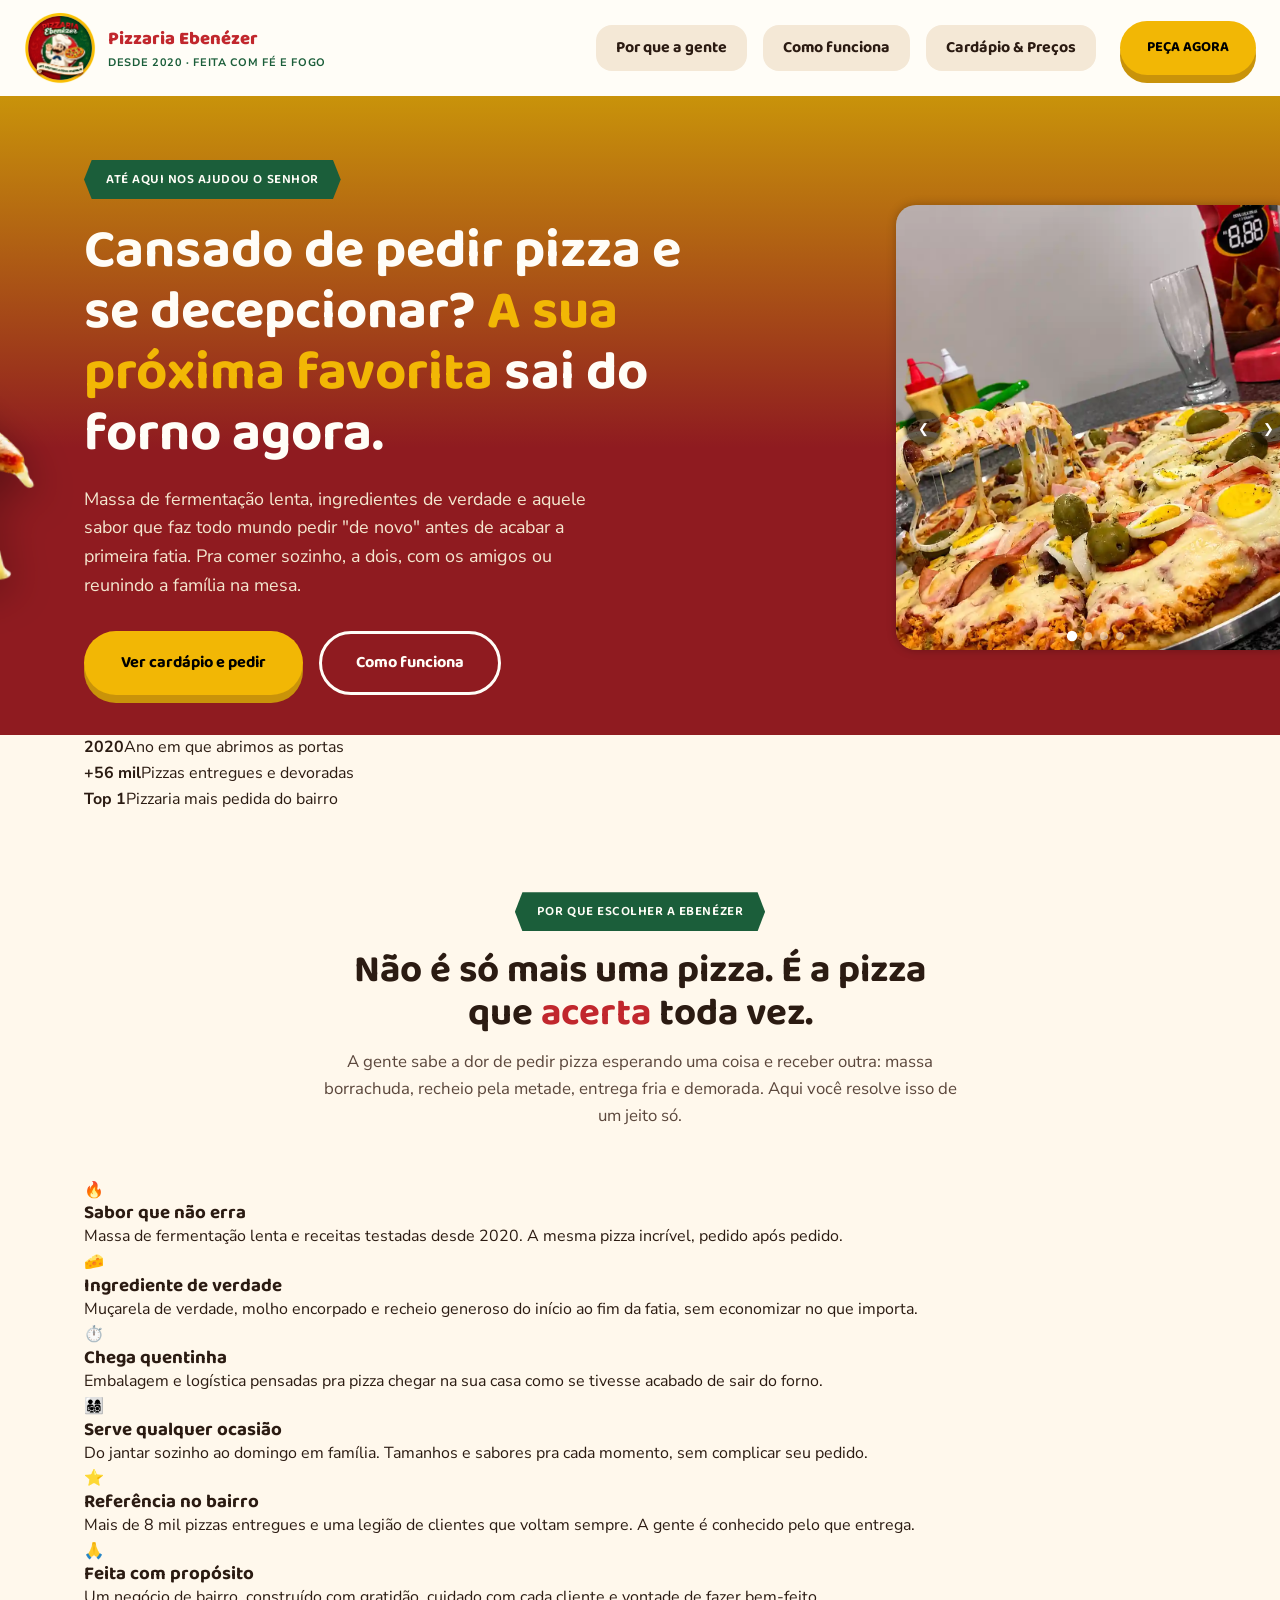
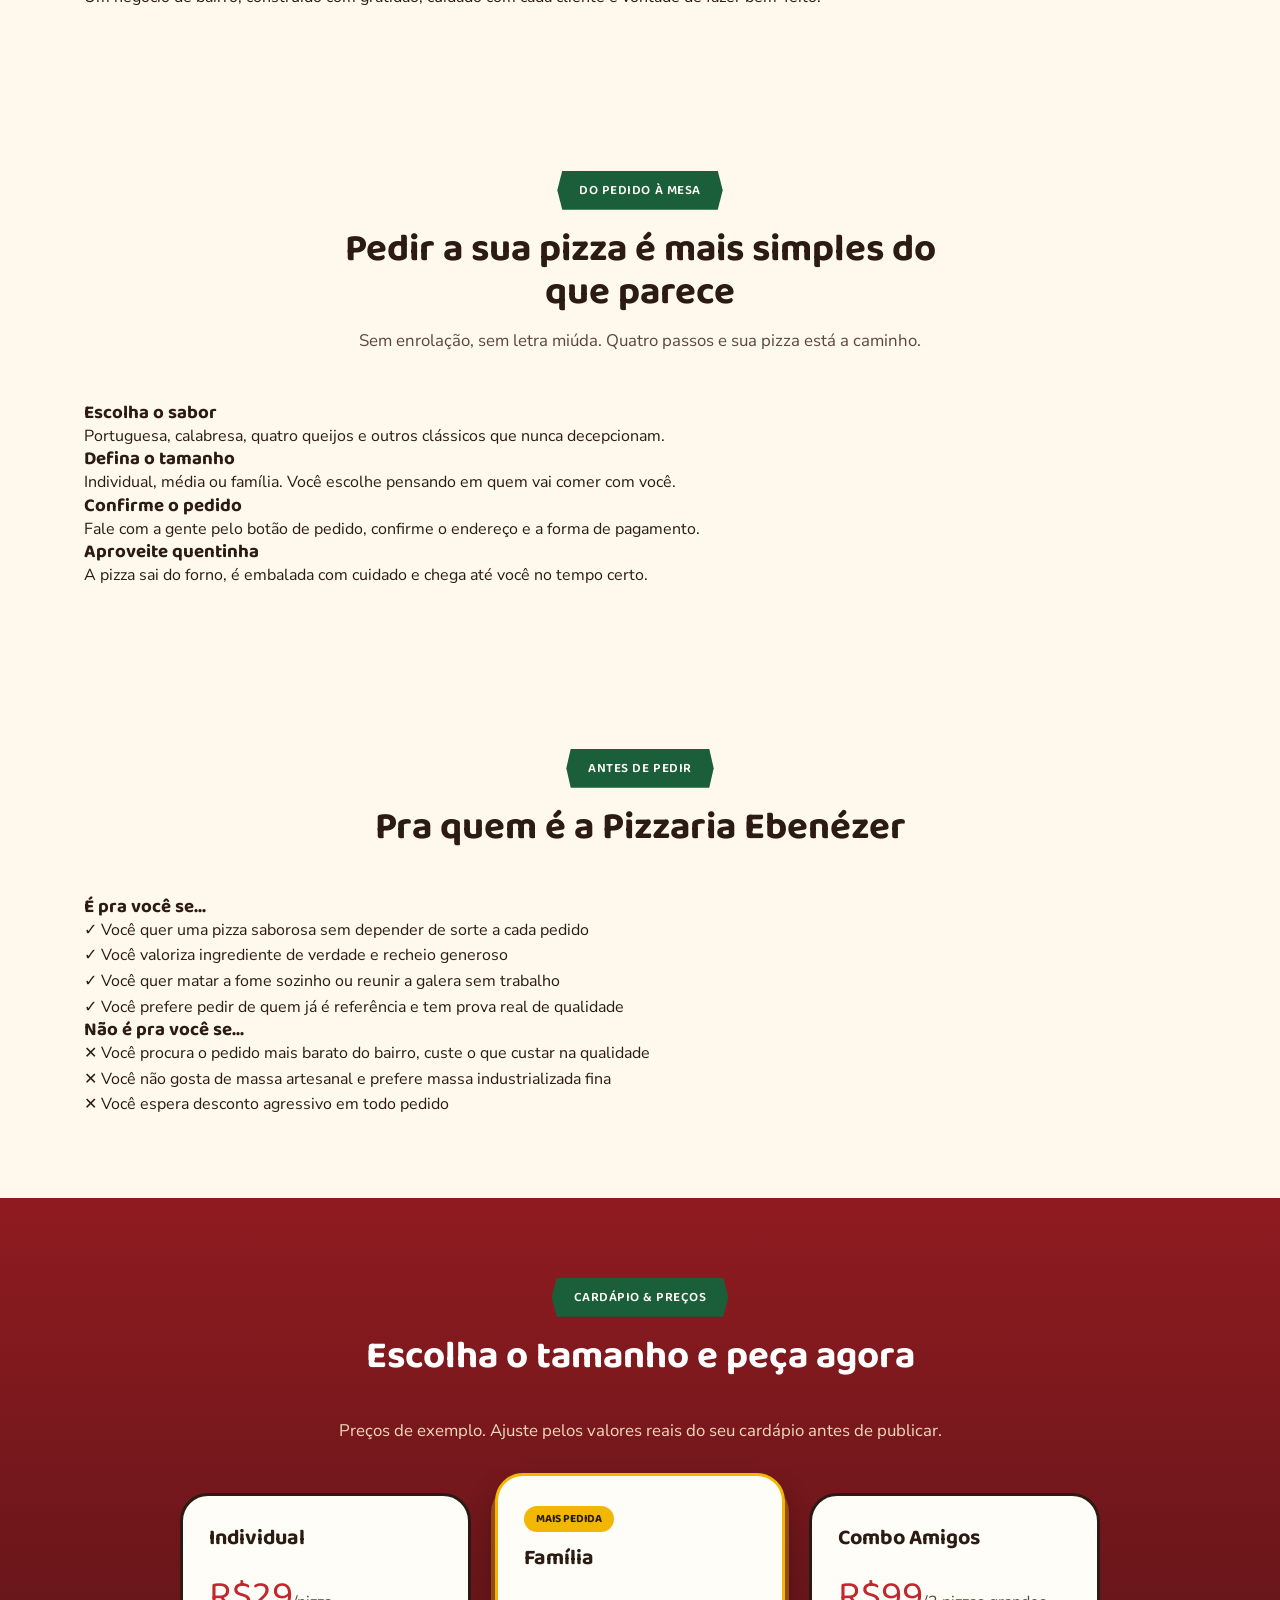
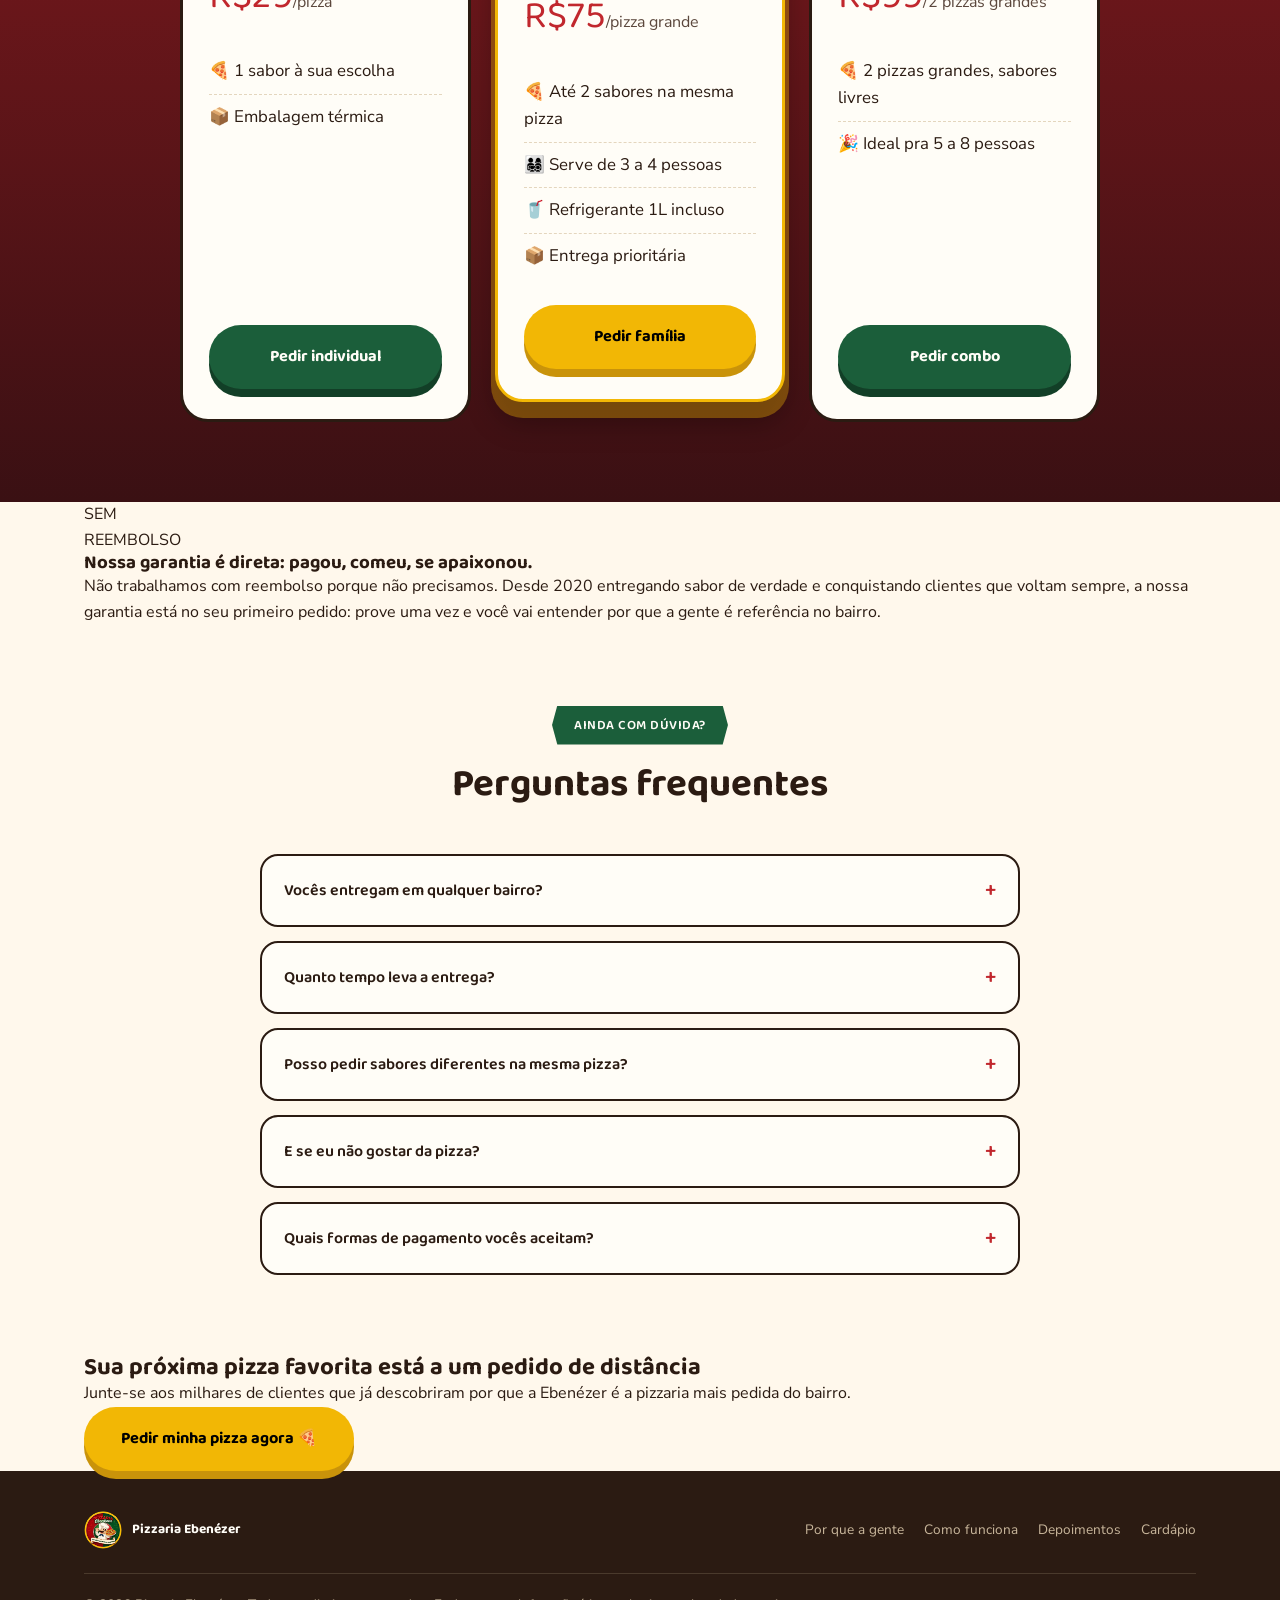
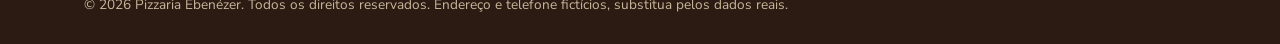
<file: pizzaria-ebenezer.html>
<!DOCTYPE html>
<html lang="pt-BR">

<head>
  <meta charset="UTF-8">
  <meta name="viewport" content="width=device-width, initial-scale=1.0">
  <title>Pizzaria Ebenézer | A pizza que vale a espera</title>
  <link rel="stylesheet" href="style.css">
  <link rel="preconnect" href="https://fonts.googleapis.com">
  <link rel="preconnect" href="https://fonts.gstatic.com" crossorigin>
  <link
    href="https://fonts.googleapis.com/css2?family=Baloo+2:wght@500;600;700;800&family=Nunito+Sans:opsz,wght@6..12,400;6..12,600;6..12,700;6..12,800&display=swap"
    rel="stylesheet">

</head>

<body>

  <!-- ================= HEADER ================= -->
  <header>
    <div class="header-conteudo">
      <div class="marca">
        <img class="logo_top" src="img/logo-ebenezer.webp" alt="Logotipo Pizzaria Ebenézer">
        <div>
          <span>Pizzaria Ebenézer</span>
          <small>DESDE 2020 · FEITA COM FÉ E FOGO</small>
        </div>
      </div>
      <nav class="menu-desktop">
        <a href="#beneficios">Por que a gente</a>
        <a href="#como-funciona">Como funciona</a>
        <a href="#oferta">Cardápio &amp; Preços</a>
      </nav>
      <a href="#oferta" class="botao botao-primario header-cta">PEÇA AGORA</a>
    </div>
  </header>

  <!-- ================= HERO ================= -->
  <section class="hero">

    <div class="container hero-grid">

      <div class="hero-texto">

        <span class="etiqueta-fita">Até aqui nos ajudou o Senhor</span>
        <div class="titulo-com-pizza">
          <img src="img/elemento_pizza.webp" class="elemento-pizza" alt="Fatia de Pizza">
          <h1>Cansado de pedir pizza e se decepcionar? <em>A sua próxima favorita</em> sai do forno agora.</h1>
        </div>

        <p class="sub">Massa de fermentação lenta, ingredientes de verdade e aquele sabor que faz todo mundo pedir "de
          novo" antes de acabar a primeira fatia. Pra comer sozinho, a dois, com os amigos ou reunindo a família na
          mesa.</p>
        <div class="hero-acoes">
          <a href="#oferta" class="botao botao-primario">Ver cardápio e pedir</a>
          <a href="#como-funciona" class="botao botao-secundario">Como funciona</a>
        </div>

      </div>
      <div class="carrossel">
        <div class="slides">
          <!-- PLACEHOLDER: substitua esta imagem pela foto real de uma pizza
             (ex: portuguesa ou quatro queijos), fotografada de cima -->
          <img src="img/carrossel_1.webp" alt="Pizza">
          <img src="img/carrossel_2.webp" alt="Pizza">
          <img src="img/carrossel_3.webp" alt="Pizza">
          <img src="img/carrossel_4.webp" alt="Pizza">
        </div>

        <div class="botões">
          <button id="left">&#10094;</button>
          <button id="right">&#10095;</button>

        </div>
        <div class="indicadores"></div>
      </div>

    </div>

  </section>

  <!-- ================= PROVA SOCIAL ================= -->
  <section class="prova-social">
    <div class="container prova-grid">
      <div><strong>2020</strong><span>Ano em que abrimos as portas</span></div>
      <div><strong>+56 mil</strong><span>Pizzas entregues e devoradas</span></div>
      <!-- <div><strong>4.9/5</strong><span>Nota média dos nossos clientes</span></div> -->
      <div><strong>Top 1</strong><span>Pizzaria mais pedida do bairro</span></div>
    </div>
  </section>

  <!-- ================= O QUE VOCÊ GANHA ================= -->
  <section class="secao" id="beneficios">
    <div class="container">
      <div class="secao-cabecalho">
        <span class="etiqueta-fita">Por que escolher a Ebenézer</span>
        <h2>Não é só mais uma pizza. É a pizza que <span class="destaque-vermelho">acerta</span> toda vez.</h2>
        <p>A gente sabe a dor de pedir pizza esperando uma coisa e receber outra: massa borrachuda, recheio pela metade,
          entrega fria e demorada. Aqui você resolve isso de um jeito só.</p>
      </div>
      <div class="beneficios">
        <div class="cartao-beneficio">
          <div class="icone-fatia">🔥</div>
          <h3>Sabor que não erra</h3>
          <p>Massa de fermentação lenta e receitas testadas desde 2020. A mesma pizza incrível, pedido após pedido.</p>
        </div>
        <div class="cartao-beneficio">
          <div class="icone-fatia">🧀</div>
          <h3>Ingrediente de verdade</h3>
          <p>Muçarela de verdade, molho encorpado e recheio generoso do início ao fim da fatia, sem economizar no que
            importa.</p>
        </div>
        <div class="cartao-beneficio">
          <div class="icone-fatia">⏱️</div>
          <h3>Chega quentinha</h3>
          <p>Embalagem e logística pensadas pra pizza chegar na sua casa como se tivesse acabado de sair do forno.</p>
        </div>
        <div class="cartao-beneficio">
          <div class="icone-fatia">👨‍👩‍👧‍👦</div>
          <h3>Serve qualquer ocasião</h3>
          <p>Do jantar sozinho ao domingo em família. Tamanhos e sabores pra cada momento, sem complicar seu pedido.</p>
        </div>
        <div class="cartao-beneficio">
          <div class="icone-fatia">⭐</div>
          <h3>Referência no bairro</h3>
          <p>Mais de 8 mil pizzas entregues e uma legião de clientes que voltam sempre. A gente é conhecido pelo que
            entrega.</p>
        </div>
        <div class="cartao-beneficio">
          <div class="icone-fatia">🙏</div>
          <h3>Feita com propósito</h3>
          <p>Um negócio de bairro, construído com gratidão, cuidado com cada cliente e vontade de fazer bem-feito.</p>
        </div>
      </div>
    </div>
  </section>

  <!-- ================= COMO FUNCIONA ================= -->
  <section class="secao como-funciona-fundo" id="como-funciona">
    <div class="container">
      <div class="secao-cabecalho">
        <span class="etiqueta-fita">Do pedido à mesa</span>
        <h2>Pedir a sua pizza é mais simples do que parece</h2>
        <p>Sem enrolação, sem letra miúda. Quatro passos e sua pizza está a caminho.</p>
      </div>
      <div class="passos">
        <div class="passo">
          <h3>Escolha o sabor</h3>
          <p>Portuguesa, calabresa, quatro queijos e outros clássicos que nunca decepcionam.</p>
        </div>
        <div class="passo">
          <h3>Defina o tamanho</h3>
          <p>Individual, média ou família. Você escolhe pensando em quem vai comer com você.</p>
        </div>
        <div class="passo">
          <h3>Confirme o pedido</h3>
          <p>Fale com a gente pelo botão de pedido, confirme o endereço e a forma de pagamento.</p>
        </div>
        <div class="passo">
          <h3>Aproveite quentinha</h3>
          <p>A pizza sai do forno, é embalada com cuidado e chega até você no tempo certo.</p>
        </div>
      </div>
    </div>
  </section>

  <!-- ================= PARA QUEM É / NÃO É ================= -->
  <section class="secao">
    <div class="container">
      <div class="secao-cabecalho">
        <span class="etiqueta-fita">Antes de pedir</span>
        <h2>Pra quem é a Pizzaria Ebenézer</h2>
      </div>
      <div class="publico-grid">
        <div class="publico-cartao sim">
          <h3>É pra você se...</h3>
          <ul>
            <li><span class="marca-item">✓</span> Você quer uma pizza saborosa sem depender de sorte a cada pedido</li>
            <li><span class="marca-item">✓</span> Você valoriza ingrediente de verdade e recheio generoso</li>
            <li><span class="marca-item">✓</span> Você quer matar a fome sozinho ou reunir a galera sem trabalho</li>
            <li><span class="marca-item">✓</span> Você prefere pedir de quem já é referência e tem prova real de
              qualidade</li>
          </ul>
        </div>
        <div class="publico-cartao nao">
          <h3>Não é pra você se...</h3>
          <ul>
            <li><span class="marca-item">✕</span> Você procura o pedido mais barato do bairro, custe o que custar na
              qualidade</li>
            <li><span class="marca-item">✕</span> Você não gosta de massa artesanal e prefere massa industrializada fina
            </li>
            <li><span class="marca-item">✕</span> Você espera desconto agressivo em todo pedido</li>
          </ul>
        </div>
      </div>
    </div>
  </section>

  <!-- ================= DEPOIMENTOS =================
<section class="secao depoimentos-fundo" id="depoimentos">
  <div class="container">
    <div class="secao-cabecalho">
      <span class="etiqueta-fita">Quem já provou</span>
      <h2>O que dizem sobre a Ebenézer</h2>
    </div>
    <div class="aviso-depoimentos">
      ⚠️ Depoimentos ilustrativos criados como exemplo de estrutura. Troque pelos depoimentos reais dos seus clientes antes de publicar a página.
    </div>
    <div class="depoimentos-grid">
      <div class="cartao-depoimento">
        <div class="estrelas">★★★★★</div>
        <p class="fala">"Pedi calabresa achando que seria mais uma pizza qualquer. Foi a melhor que já comi na região, sem exagero."</p>
        <div class="autor">
          <div class="avatar-iniciais">RM</div>
          <div><strong>Renata M.</strong><small>Cliente desde 2022 (exemplo)</small></div>
        </div>
      </div>
      <div class="cartao-depoimento">
        <div class="estrelas">★★★★★</div>
        <p class="fala">"Chegou quentinha, no prazo, e o recheio vai até a borda mesmo. Virou o pedido oficial da minha família aos domingos."</p>
        <div class="autor">
          <div class="avatar-iniciais">JC</div>
          <div><strong>João C.</strong><small>Cliente desde 2021 (exemplo)</small></div>
        </div>
      </div>
      <div class="cartao-depoimento">
        <div class="estrelas">★★★★★</div>
        <p class="fala">"Já testei várias pizzarias daqui. A Ebenézer é a única que eu confio de olhos fechados pra pedir sem medo."</p>
        <div class="autor">
          <div class="avatar-iniciais">TS</div>
          <div><strong>Tainá S.</strong><small>Cliente desde 2023 (exemplo)</small></div>
        </div>
      </div>
    </div>
  </div>
</section> -->

  <!-- ================= OFERTA ================= -->
  <section class="oferta" id="oferta">
    <div class="container">
      <div class="secao-cabecalho">
        <span class="etiqueta-fita">Cardápio &amp; preços</span>
        <h2 class="Escolha_o_tamanho">Escolha o tamanho e peça agora</h2>
        <p>Preços de exemplo. Ajuste pelos valores reais do seu cardápio antes de publicar.</p>
      </div>
      <div class="planos">
        <div class="plano">
          <h3>Individual</h3>
          <div class="preco">R$29<small>/pizza</small></div>
          <ul>
            <li>🍕 1 sabor à sua escolha</li>
            <!-- <li>🥤 Ideal pra 1 pessoa</li> -->
            <li>📦 Embalagem térmica</li>
          </ul>
          <a href="https://wa.me/5571999999999?text=Quero%20pedir%20uma%20pizza%20individual"
            class="botao botao-escuro botao-bloco">Pedir individual</a>
        </div>
        <div class="plano destaque">
          <span class="rotulo-popular">Mais pedida</span>
          <h3>Família</h3>
          <div class="preco">R$75<small>/pizza grande</small></div>
          <ul>
            <li>🍕 Até 2 sabores na mesma pizza</li>
            <li>👨‍👩‍👧‍👦 Serve de 3 a 4 pessoas</li>
            <li>🥤 Refrigerante 1L incluso</li>
            <li>📦 Entrega prioritária</li>
          </ul>
          <a href="https://wa.me/5571999999999?text=Quero%20pedir%20uma%20pizza%20fam%C3%ADlia"
            class="botao botao-primario botao-bloco">Pedir família</a>
        </div>
        <div class="plano">
          <h3>Combo Amigos</h3>
          <div class="preco">R$99<small>/2 pizzas grandes</small></div>
          <ul>
            <li>🍕 2 pizzas grandes, sabores livres</li>
            <li>🎉 Ideal pra 5 a 8 pessoas</li>
            <!-- <li>🥤 2 refrigerantes 1L inclusos</li> -->
          </ul>
          <a href="https://wa.me/5571999999999?text=Quero%20pedir%20o%20combo%20amigos"
            class="botao botao-escuro botao-bloco">Pedir combo</a>
        </div>
      </div>
    </div>
  </section>

  <!-- ================= GARANTIA ================= -->
  <section class="garantia">
    <div class="container">
      <div class="garantia-caixa">
        <div class="selo-garantia">SEM<br>REEMBOLSO</div>
        <div>
          <h3>Nossa garantia é direta: pagou, comeu, se apaixonou.</h3>
          <p>Não trabalhamos com reembolso porque não precisamos. Desde 2020 entregando sabor de verdade e conquistando
            clientes que voltam sempre, a nossa garantia está no seu primeiro pedido: prove uma vez e você vai entender
            por que a gente é referência no bairro.</p>
        </div>
      </div>
    </div>
  </section>

  <!-- ================= FAQ ================= -->
  <section class="secao">
    <div class="container">
      <div class="secao-cabecalho">
        <span class="etiqueta-fita">Ainda com dúvida?</span>
        <h2>Perguntas frequentes</h2>
      </div>
      <div class="faq-lista" id="faq-lista">
        <div class="faq-item">
          <button class="faq-pergunta" aria-expanded="false">
            Vocês entregam em qualquer bairro?
            <span class="sinal">+</span>
          </button>
          <div class="faq-resposta">
            <p>Atendemos a região próxima à pizzaria. Ao chamar no botão de pedido, confirme seu endereço e a equipe
              informa se sua área está coberta.</p>
          </div>
        </div>
        <div class="faq-item">
          <button class="faq-pergunta" aria-expanded="false">
            Quanto tempo leva a entrega?
            <span class="sinal">+</span>
          </button>
          <div class="faq-resposta">
            <p>O prazo varia conforme o movimento e a distância, mas nossa logística é pensada pra pizza chegar
              quentinha e no menor tempo possível.</p>
          </div>
        </div>
        <div class="faq-item">
          <button class="faq-pergunta" aria-expanded="false">
            Posso pedir sabores diferentes na mesma pizza?
            <span class="sinal">+</span>
          </button>
          <div class="faq-resposta">
            <p>Sim, nos tamanhos família e combo você pode dividir a pizza em até 2 sabores, sem custo adicional.</p>
          </div>
        </div>
        <div class="faq-item">
          <button class="faq-pergunta" aria-expanded="false">
            E se eu não gostar da pizza?
            <span class="sinal">+</span>
          </button>
          <div class="faq-resposta">
            <p>Trabalhamos sem política de reembolso. Nossa garantia está na qualidade consistente que construímos desde
              2020 e nos milhares de clientes satisfeitos que voltam sempre.</p>
          </div>
        </div>
        <div class="faq-item">
          <button class="faq-pergunta" aria-expanded="false">
            Quais formas de pagamento vocês aceitam?
            <span class="sinal">+</span>
          </button>
          <div class="faq-resposta">
            <p>Pix, cartão na entrega e dinheiro. Confirme a forma de pagamento no momento do pedido pelo botão de
              contato.</p>
          </div>
        </div>
      </div>
    </div>
  </section>

  <!-- ================= CTA FINAL ================= -->
  <section class="cta-final">
    <div class="container">
      <h2>Sua próxima pizza favorita está a um pedido de distância</h2>
      <p>Junte-se aos milhares de clientes que já descobriram por que a Ebenézer é a pizzaria mais pedida do bairro.</p>
      <a href="https://wa.me/5573981107230?text=Olá!%20Quero%20ver%20o%20cardápio%20e%20fazer%20um%20pedido.%20📋🍕" class="botao botao-primario target="_blank"" >Pedir minha
        pizza agora 🍕</a>
    </div>
  </section>

  <!-- ================= FOOTER ================= -->
  <footer>
    <div class="container">
      <div class="footer-topo">
        <div class="footer-marca">
          <img src="img/logo-ebenezer.webp" alt="Logotipo Pizzaria Ebenézer">
          <strong>Pizzaria Ebenézer</strong>
        </div>
        <nav>
          <a href="#beneficios">Por que a gente</a>
          <a href="#como-funciona">Como funciona</a>
          <a href="#depoimentos">Depoimentos</a>
          <a href="#oferta">Cardápio</a>
        </nav>
      </div>
      <p>© 2026 Pizzaria Ebenézer. Todos os direitos reservados. Endereço e telefone fictícios, substitua pelos dados
        reais.</p>
    </div>
  </footer>

  <script src="script.js"></script>

</body>

</html>
</file>
<file: style.css>
/* ============================================================
     PIZZARIA EBENÉZER — conceito "Fornalha de Bairro"
     Paleta tirada do logo (vermelho molho, verde manjericão, dourado
     crosta) + fita/ribbon do logo reaproveitada como selo de seção.
     ============================================================ */

/* Reset */
* {
    padding: 0;
    margin: 0;
    box-sizing: border-box;
}

:root{
    --vermelho-molho:#C1272D;
    --vermelho-molho-escuro:#8F1B20;
    --vermelho-noite:#3A1013;
    --verde-manjericao:#1B5E3A;
    --verde-manjericao-escuro:#123F27;
    --dourado-crosta:#F2B705;
    --dourado-crosta-escuro:#C9930A;
    --creme-massa:#FFF8EC;
    --branco-muçarela:#FFFDF7;
    --carvao:#2B1B12;
    --carvao-suave:#5B473C;

    --fonte-titulo:'Baloo 2', system-ui, sans-serif;
    --fonte-texto:'Nunito Sans', system-ui, sans-serif;

    --raio-grande: 28px;
    --raio-medio: 18px;
    --sombra-card: 0 14px 32px rgba(43,27,18,0.12);

    /* Cores que trocam com o tema (claro por padrão) */
    color-scheme: light;
    --cor-fundo: var(--creme-massa);
    --cor-texto: var(--carvao);
    --cor-texto-suave: var(--carvao-suave);
    --cor-header-bg: var(--branco-muçarela);
    --cor-card-bg: var(--branco-muçarela);
    --cor-card-borda: var(--carvao);
    --cor-card-borda-suave: #E4D6BE;
    --cor-chip-bg: #F4E8D6;
    --cor-chip-bg-hover: #EFE0C9;
}

html[data-tema="escuro"]{
    color-scheme: dark;
    --cor-fundo:#1B140E;
    --cor-texto:#F1E4CC;
    --cor-texto-suave:#C9B79C;
    --cor-header-bg:#241B13;
    --cor-card-bg:#2B2018;
    --cor-card-borda:#4A3A2C;
    --cor-card-borda-suave:#4A3A2C;
    --cor-chip-bg:#3A2C1F;
    --cor-chip-bg-hover:#4A3A2C;
}

*{ box-sizing:border-box; margin:0; padding:0; }
html{ scroll-behavior:smooth; }
body{
    font-family:var(--fonte-texto);
    color:var(--cor-texto);
    background:var(--cor-fundo);
    line-height:1.6;
    overflow-x:hidden;
}
img{ max-width:100%; display:block; }
a{ color:inherit; text-decoration:none; }
ul{ list-style:none; }
section{ position:relative; }

.container{
    width:100%;
    max-width:1160px;
    margin:0 auto;
    padding:0 24px;
}
h1,h2,h3,h4{
    font-family:var(--fonte-titulo);
    font-weight:700;
    line-height:1.12;
    color:var(--cor-texto);
}
.destaque-verde{ color:var(--verde-manjericao); }
.destaque-vermelho{ color:var(--vermelho-molho); }

@media (prefers-reduced-motion: reduce){
    *{
      transition-duration: 0.001ms !important;
      /* ... */
    }
}

:focus-visible{
    outline:3px solid var(--dourado-crosta-escuro);
    outline-offset:3px;
}

/* ---------- Faixa/etiqueta em formato de fita ---------- */
.etiqueta-fita{
    display:inline-flex;
    align-items:center;
    gap:8px;
    background:var(--verde-manjericao);
    color:var(--branco-muçarela);
    font-family:var(--fonte-titulo);
    font-weight:600;
    font-size:0.82rem;
    letter-spacing:0.04em;
    text-transform:uppercase;
    padding:9px 22px;
    position:relative;
    clip-path:polygon(3% 0, 97% 0, 100% 50%, 97% 100%, 3% 100%, 0% 50%);
}

/* ---------- Botões ---------- */
.botao{
    display:inline-flex;
    align-items:center;
    justify-content:center;
    gap:10px;
    font-family:var(--fonte-titulo);
    font-weight:700;
    font-size:1.02rem;
    padding:16px 34px;
    border-radius:999px;
    border:3px solid transparent;
    cursor:pointer;
    transition:transform .15s ease, box-shadow .15s ease, background .15s ease;
}
.botao-primario{
    background:var(--dourado-crosta);
    color: black;
    box-shadow:0 8px 0 var(--dourado-crosta-escuro);
}
.botao-primario:hover{
    box-shadow:0 10px 0 var(--dourado-crosta-escuro);
}
.botao-primario:active{ transform:translateY(4px); box-shadow:0 3px 0 var(--dourado-crosta-escuro); }

.botao-secundario{
    background:transparent;
    border-color:var(--branco-muçarela);
    color:var(--branco-muçarela);
}
.botao-secundario:hover{ background:rgba(255,255,255,0.12); }

.botao-escuro{
    background:var(--verde-manjericao);
    color:var(--branco-muçarela);
    box-shadow:0 8px 0 var(--verde-manjericao-escuro);
}
.botao-escuro:hover{
    box-shadow:0 10px 0 var(--verde-manjericao-escuro);
}
.botao-escuro:active{ transform:translateY(4px); box-shadow:0 3px 0 var(--verde-manjericao-escuro); }

.botao-bloco{ width:100%; }

/* ============================================================
     HEADER
     ============================================================ */
header{
    position:sticky;
    top:0;
    z-index:100;
    background:var(--cor-header-bg);
}
.header-conteudo {
    display: flex;
    align-items: center;
    justify-content: space-between;
    padding: 12px 24px;
}

/* Junta o menu com o botão na direita */
nav.menu-desktop {
    display: flex;
    align-items: center;
    gap: 24px;
    margin-left: auto; /* Empurra o menu para a direita */
    margin-right: 24px; /* Espaço entre o menu e o botão PEÇA AGORA */
}
.marca{
    display:flex;
    align-items:center;
    gap:12px;
}
.marca img{
    width:72px;
    height:72px;
    border-radius:50%;
}
.marca span{
    font-family:var(--fonte-titulo);
    font-weight:800;
    font-size:1.15rem;
    color:var(--vermelho-molho);
}
.marca small{
    display:block;
    font-family:var(--fonte-texto);
    font-weight:700;
    font-size:0.68rem;
    color:var(--verde-manjericao);
    letter-spacing:0.06em;
}

html[data-tema="escuro"] .marca small{
    color: var(--branco-muçarela);
}
nav.menu-desktop {
    display: flex;
    align-items: center;
    gap: 16px;
}

nav.menu-desktop a{
    position:relative;
    padding:10px 20px;
    font-family:var(--fonte-titulo);
    font-weight:700;
    font-size:1rem;
    color:var(--cor-texto);
    background:var(--cor-chip-bg);
    border-radius:16px;
    overflow:hidden;
    transition:all 0.2s ease;
}

/* Reativa a barra/tracinho embaixo */
nav.menu-desktop {
    display: flex;
    align-items: center;
    gap: 16px;
}

nav.menu-desktop a {
    position: relative;
    padding: 10px 20px;
    font-family: var(--fonte-titulo);
    font-weight: 700;
    font-size: 1rem;
    color: var(--carvao);
    background: #F4E8D6;       /* Tom creme de fundo */
    border-radius: 16px;        /* Arredonda TODAS as 4 pontas igualmente */
    overflow: hidden;           /* Garante que o tracinho acompanhe a curva da ponta inferior */
    transition: all 0.2s ease;
}

/* Linha/tracinho animado no fundo do botão */
nav.menu-desktop a::after {
    content: "";
    position: absolute;
    left: 0; 
    bottom: 0;
    width: 0%; 
    height: 4px;
    background: var(--dourado-crosta-escuro);
    transition: width 0.25s ease;
}
.header-cta{ display:none; }
.header-acoes-direita {
  display: flex;
  align-items: center;
  gap: 20px;
}

@media (min-width:900px){
    .header-cta{ display:inline-flex; padding:12px 24px; font-size:0.9rem; }
}

@media (max-width:899px){
    nav.menu-desktop{ display:none; }
}

/* Efeito ao passar o mouse */
nav.menu-desktop a:hover{
    color:var(--vermelho-molho);
    background:var(--cor-chip-bg-hover);
}

nav.menu-desktop a:hover::after {
    width: 100%; /* Faz o tracinho deslizar até o final */
}
/* ============================================================
     HERO
     ============================================================ */
.hero{
    position: relative;
    background: linear-gradient(180deg,
        var(--dourado-crosta-escuro) 0%,
        var(--vermelho-molho-escuro) 55%);
    color:var(--branco-muçarela);
    padding:64px 0 0;
    overflow:hidden;
}

.hero::after{
    content:"";
    position:absolute;
    left:0; right:0; bottom:-1px;
    height:1px;
    background:transparent;
    pointer-events:none;
}

.titulo-com-pizza{
    position: relative;
}

.elemento-pizza{
    position: absolute;
    left: -500px;
    top: 20px;
    width: 500px;
    transform: rotate(-9deg);
    filter: drop-shadow(0 12px 20px rgba(0,0,0,0.4));
    z-index: 2;
}

@media (max-width: 600px){
  .elemento-pizza{
    display: none;
  }
}

.hero-grid{
    display:grid;
    grid-template-columns:1fr;
    gap:40px;
    align-items:center;
    padding-bottom:40px;
}
@media (min-width:900px){
    .hero-grid{ grid-template-columns:1.1fr 0.9fr; gap:24px; }
}
.hero-texto .etiqueta-fita{ margin-bottom:22px; }
.hero h1{
    font-size:clamp(2.2rem, 5vw, 3.4rem);
    color:var(--branco-muçarela);
}
.hero h1 em{
    font-style:normal;
    color:var(--dourado-crosta);
}
.hero p.sub{
    margin-top:20px;
    font-size:1.12rem;
    max-width:520px;
    color:#F4E7CF;
}
.hero-acoes{
    margin-top:32px;
    display:flex;
    flex-wrap:wrap;
    gap:16px;
}
.hero-selo{
    margin-top:28px;
    display:flex;
    align-items:center;
    gap:12px;
    font-size:0.9rem;
    color:#E8D4B4;
}
.hero-selo strong{ color:var(--dourado-crosta); font-family:var(--fonte-titulo); }

/* ---------- Carrossel ---------- */

.carrossel {
    max-width: 400px;
    overflow: hidden;
    box-shadow: 0 0 10px rgba(0, 0, 0, 0.25);
    border-radius: 20px;
    position: relative;
    margin: 0 auto;
}
@media (min-width:900px){
  .carrossel{
    margin-left: auto;
    margin-right: -100px;
  }
}

.slides {
    display: flex;
    transition: transform 0.5s ease-in-out !important;
}

.slides img {
    display: block;
    width: 100%;
    flex-shrink: 0;
    object-fit: cover;
}

.botões{
    position: absolute;
    text-align: center;
    top: 50%;
    transform: translateY(-50%);
    width: 100%;
    display: flex;
    justify-content: space-between;
    padding: 0 10px;
}

#left, #right{
    background: rgba(0,0,0,0.6);
    color: #fff;
    border: none;
    border-radius: 50%;
    width: 35px;
    height: 35px;
    box-shadow: 0 0 5px rgb(0, 0, 0);
    cursor: pointer;
    transition: background-color 0.3s ease, transform 0.2s ease;
}

#left:hover, #right:hover{
    background: rgba(0,0,0,0.8);
    transform: scale(1.1);
}

.indicadores{
    position: absolute;
    bottom: 10px;
    left: 0;
    width: 100%;
    display: flex;
    justify-content: center;
    gap: 8px;
}

.ponto{
    width: 8px;
    height: 8px;
    border-radius: 50%;
    background: rgba(255, 255, 255, 0.5);
    cursor: pointer;
    transition: background 0.3s ease, transform 0.2s ease;
}

.ponto.ativo{
    background: #fff;
    transform: scale(1.3);
}
/* ---------- Lightbox (foto ampliada do carrossel) ---------- */
.lightbox{
    display:none;
    position:fixed;
    inset:0;
    background:rgba(0,0,0,0.85);
    z-index:1000;
    align-items:center;
    justify-content:center;
    padding:24px;
    cursor:zoom-out;
}
.lightbox.aberto{ display:flex; }
.lightbox img{
    max-width:90vw;
    max-height:90vh;
    border-radius:12px;
    box-shadow:0 20px 50px rgba(0,0,0,0.5);
    cursor:default;
}
.lightbox-fechar{
    position:absolute;
    top:20px;
    right:24px;
    background:rgba(255,255,255,0.15);
    color:#fff;
    border:none;
    width:44px;
    height:44px;
    border-radius:50%;
    font-size:1.8rem;
    line-height:1;
    cursor:pointer;
    transition:background .2s ease;
}
.lightbox-fechar:hover{ background:rgba(255,255,255,0.3); }

.slides img{ cursor:zoom-in; }

.lightbox-seta{
    position:absolute;
    top:50%;
    transform:translateY(-50%);
    background:rgba(255,255,255,0.15);
    color:#fff;
    border:none;
    width:48px;
    height:48px;
    border-radius:50%;
    font-size:1.3rem;
    cursor:pointer;
    transition:background .2s ease, transform .2s ease;
    display:flex;
    align-items:center;
    justify-content:center;
}
.lightbox-seta:hover{ background:rgba(255,255,255,0.3); }
.lightbox-anterior{ left:24px; }
.lightbox-proxima{ right:24px; }

@media (max-width:600px){
    .lightbox-seta{ width:40px; height:40px; font-size:1.1rem; }
    .lightbox-anterior{ left:10px; }
    .lightbox-proxima{ right:10px; }
}
/* ============================================================
     SEÇÃO GENÉRICA — cabeçalho de seção
     ============================================================ */
.secao{ padding:80px 0; }
.secao-cabecalho{
    max-width:640px;
    margin:0 auto 48px;
    text-align:center;
}
.secao-cabecalho .etiqueta-fita{ margin-bottom:18px; }
.secao-cabecalho h2{ font-size:clamp(1.8rem, 4vw, 2.4rem); }
.secao-cabecalho p{ margin-top:14px; color:var(--cor-texto-suave); font-size:1.05rem; }

/* ---------- Oferta / Cardápio ---------- */
.oferta{
    background: linear-gradient(180deg,
        var(--vermelho-molho-escuro) 0%,
        var(--vermelho-noite) 100%);
    color:var(--branco-muçarela);
    padding:80px 0;
}

.Escolha_o_tamanho{
    display:flex;
    flex-direction:column;
    align-items:center;
    gap:16px;
    margin-bottom:40px;
    color:#ffffff
}
.oferta .secao-cabecalho p{ color:#F0D9BC; }
.planos{
    display:grid;
    grid-template-columns:1fr;
    gap:24px;
    max-width:920px;
    margin:0 auto;
}
@media (min-width:760px){ .planos{ grid-template-columns:repeat(3,1fr); } }
.plano{
    background:var(--cor-card-bg);
    color:var(--cor-texto);
    border-radius:var(--raio-grande);
    padding:30px 26px;
    border:3px solid var(--cor-card-borda);
    display:flex;
    flex-direction:column;
    transition:background .2s ease, border-color .2s ease;
}
.plano.destaque{
    border-color:var(--dourado-crosta);
    box-shadow:0 12px 0 4px rgba(242,183,5,0.35), 0 20px 30px rgba(0,0,0,0.3);
    transform:translateY(-20px);
}
.plano .rotulo-popular{
    align-self:flex-start;
    background:var(--dourado-crosta);
    color:var(--carvao);
    font-family:var(--fonte-titulo);
    font-weight:700;
    font-size:0.72rem;
    text-transform:uppercase;
    padding:4px 12px;
    border-radius:999px;
    margin-bottom:14px;
}
.plano h3{ font-size:1.35rem; margin-bottom:6px; }
.plano .preco{
    font-family:var(--fonte-titulo);
    font-size:2.4rem;
    color:var(--vermelho-molho);
    margin:10px 0 4px;
}
.plano .preco small{ font-size:1rem; font-family:var(--fonte-texto); color:var(--cor-texto-suave); }
.plano ul{ margin:18px 0 26px; flex-grow:1; }
.plano ul li{
    font-size:1.05rem;
    padding:9px 0;
    border-bottom:1px dashed var(--cor-card-borda-suave);
    display:flex;
    gap:8px;
}
.plano ul li:last-child{ border-bottom:none; }

/* ---------- FAQ ---------- */
.faq-lista{ max-width:760px; margin:0 auto; display:flex; flex-direction:column; gap:14px; }
.faq-item{
    background:var(--cor-card-bg);
    border:2px solid var(--cor-card-borda);
    border-radius:var(--raio-medio);
    overflow:hidden;
}
.faq-pergunta{
    width:100%;
    text-align:left;
    background:none;
    border:none;
    padding:18px 22px;
    font-family:var(--fonte-titulo);
    font-weight:600;
    font-size:1rem;
    display:flex;
    justify-content:space-between;
    align-items:center;
    cursor:pointer;
    color:var(--cor-texto);
}
.faq-pergunta .sinal{
    font-size:1.3rem;
    color:var(--vermelho-molho);
    transition:transform .2s ease;
    flex-shrink:0;
    margin-left:12px;
}
.faq-item.aberto .sinal{ transform:rotate(45deg); }
.faq-resposta{
    max-height:0;
    overflow:hidden;
    transition:max-height .5s ease;
    padding:0 22px;
}
.faq-item.aberto .faq-resposta{ padding-bottom:20px; }
.faq-resposta p{ color:var(--cor-texto-suave); font-size:0.94rem; }

/* ---------- Footer ---------- */
footer{
    background:var(--carvao);
    color:#C9B79C;
    padding:40px 0 28px;
    font-size:0.85rem;
}
.footer-topo{
    display:flex;
    flex-wrap:wrap;
    gap:20px;
    justify-content:space-between;
    align-items:center;
    padding-bottom:24px;
    border-bottom:1px solid #4A3A2C;
    margin-bottom:20px;
}
.footer-marca{ display:flex; align-items:center; gap:10px; }
.footer-marca img{ width:38px; height:38px; border-radius:50%; }
.footer-marca strong{ color:var(--branco-muçarela); font-family:var(--fonte-titulo); }
footer nav{ display:flex; gap:20px; flex-wrap:wrap; }

.footer-info{
    display: flex;
    flex-wrap: wrap;
    gap: 24px;
    padding: 20px 0;
    border-bottom: 1px solid #4A3A2C;
    margin-bottom: 20px;
}

.footer-contato {
    display: inline-flex;
    align-items: center;
    gap: 8px;
    color: var(--dourado-crosta);
    text-decoration: none; /* Remove a linha sublinhada */
    transition: opacity 0.2s ease;
}

.footer-contato:hover {
    text-decoration: none; /* Garante que não apareça no hover */
    opacity: 0.85;
}

/* Garante o tamanho correto e alinhamento dos ícones SVG */
.icone-contato {
    width: 20px;
    height: 20px;
    flex-shrink: 0;
    display: block;
}
.footer-info p{
    margin-bottom: 8px;
}
.footer-info a{
    color: var(--dourado-crosta);
    text-decoration: underline;
}
.footer-info a:hover{
    color: var(--dourado-crosta-escuro);
}
/* ============================================================
     RESPONSIVO — alinhamento mobile
     ============================================================ */
@media (max-width: 600px){

  /* Hero: centraliza texto e ações */
  .hero-texto{
    text-align: center;
  }

  .hero-texto .etiqueta-fita{
    margin-left: auto;
    margin-right: auto;
  }

  .hero p.sub{
    margin-left: auto;
    margin-right: auto;
  }

  .hero-acoes{
    justify-content: center;
  }

  .hero-selo{
    justify-content: center;
  }

  /* Cardápio: centraliza título e garante planos alinhados */
  .Escolha_o_tamanho{
    text-align: center;
  }

  .plano{
    align-items: center;
    text-align: center;
  }

  .plano .rotulo-popular{
    align-self: center;
  }

  .plano ul li{
    justify-content: center;
  }

  /* FAQ: garante que a pergunta não fique espremida */
  .faq-pergunta{
    text-align: left;
    font-size: 0.95rem;
  }

  /* Footer: centraliza tudo */
  .footer-topo{
    flex-direction: column;
    text-align: center;
  }

  .footer-marca{
    justify-content: center;
  }

  footer nav{
    justify-content: center;
  }

  .footer-info{
    flex-direction: column;
    align-items: center;
    text-align: center;
  }

  .footer-contato{
    justify-content: center;
  }

  footer > .container > p{
    text-align: center;
  }

}

/* ----------------------------- MODO ESCURO / MODO CLARO ---------------------------- */
.interruptor-tema{
    position:relative;
    display:inline-flex;
    align-items:center;
    justify-content:space-between;
    width:64px;
    height:32px;
    padding:0 6px;
    background:var(--cor-chip-bg);
    border:2px solid var(--cor-card-borda);
    border-radius:999px;
    cursor:pointer;
    transition:background .2s ease;
    flex-shrink:0;
}
.interruptor-icone{ font-size:0.85rem; line-height:1; z-index:1; }
.interruptor-bolinha{
    position:absolute;
    top:2px;
    left:2px;
    width:24px;
    height:24px;
    background:var(--dourado-crosta);
    border-radius:50%;
    transition:transform .25s ease;
}
html[data-tema="escuro"] .interruptor-bolinha{
    transform:translateX(32px);
    background:var(--carvao);
}
</file>
